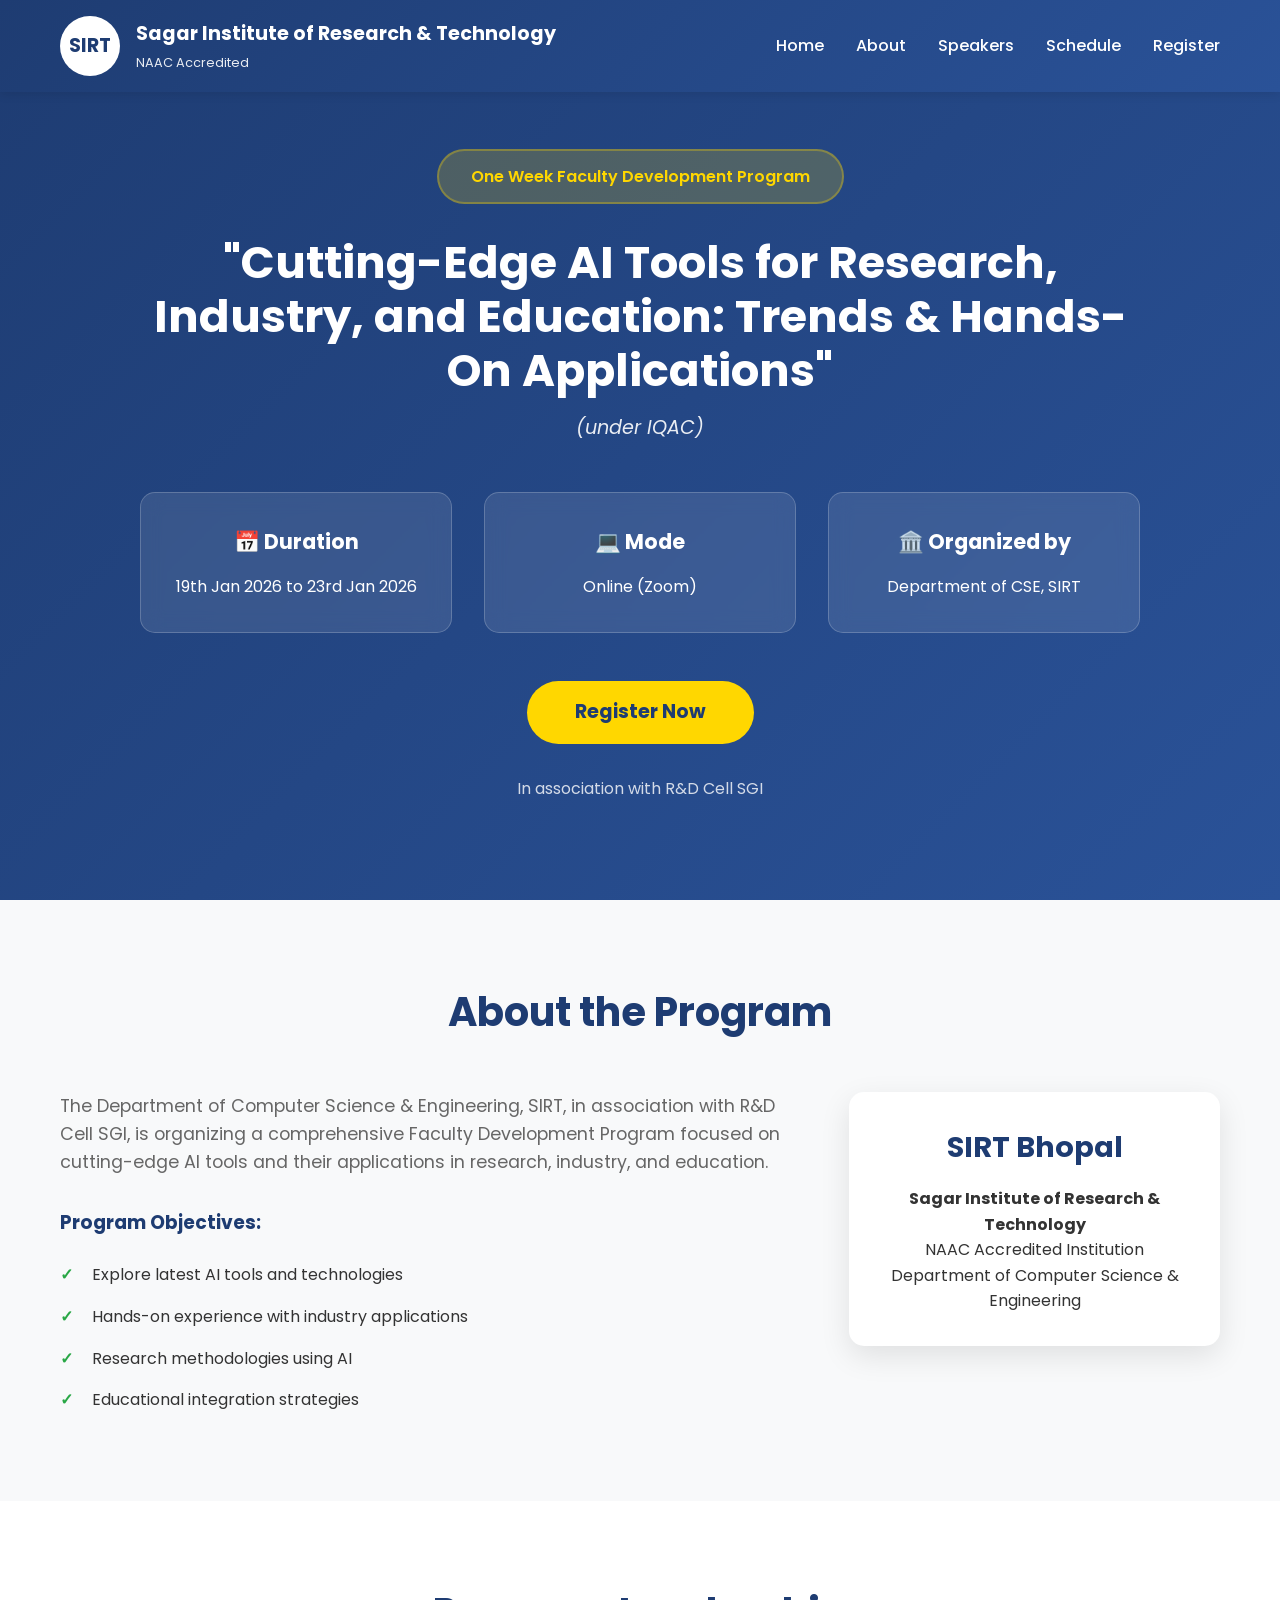
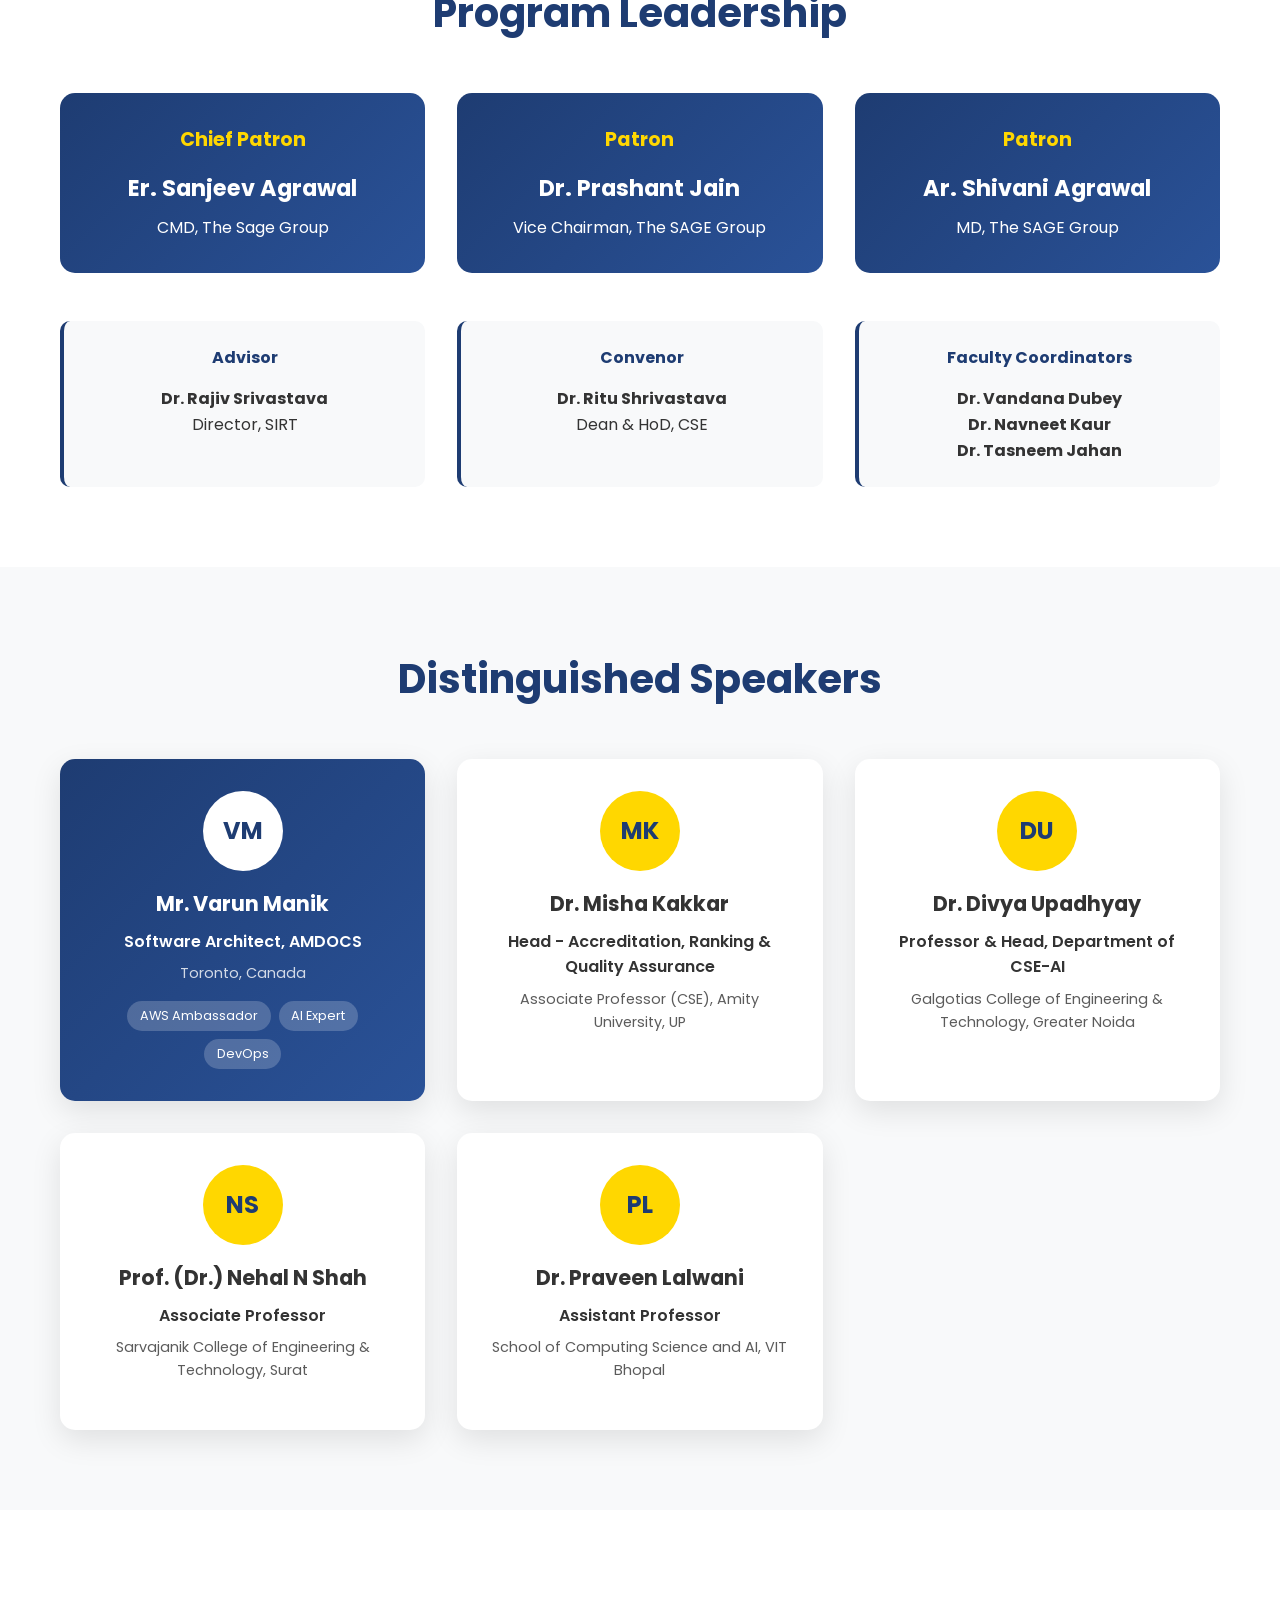
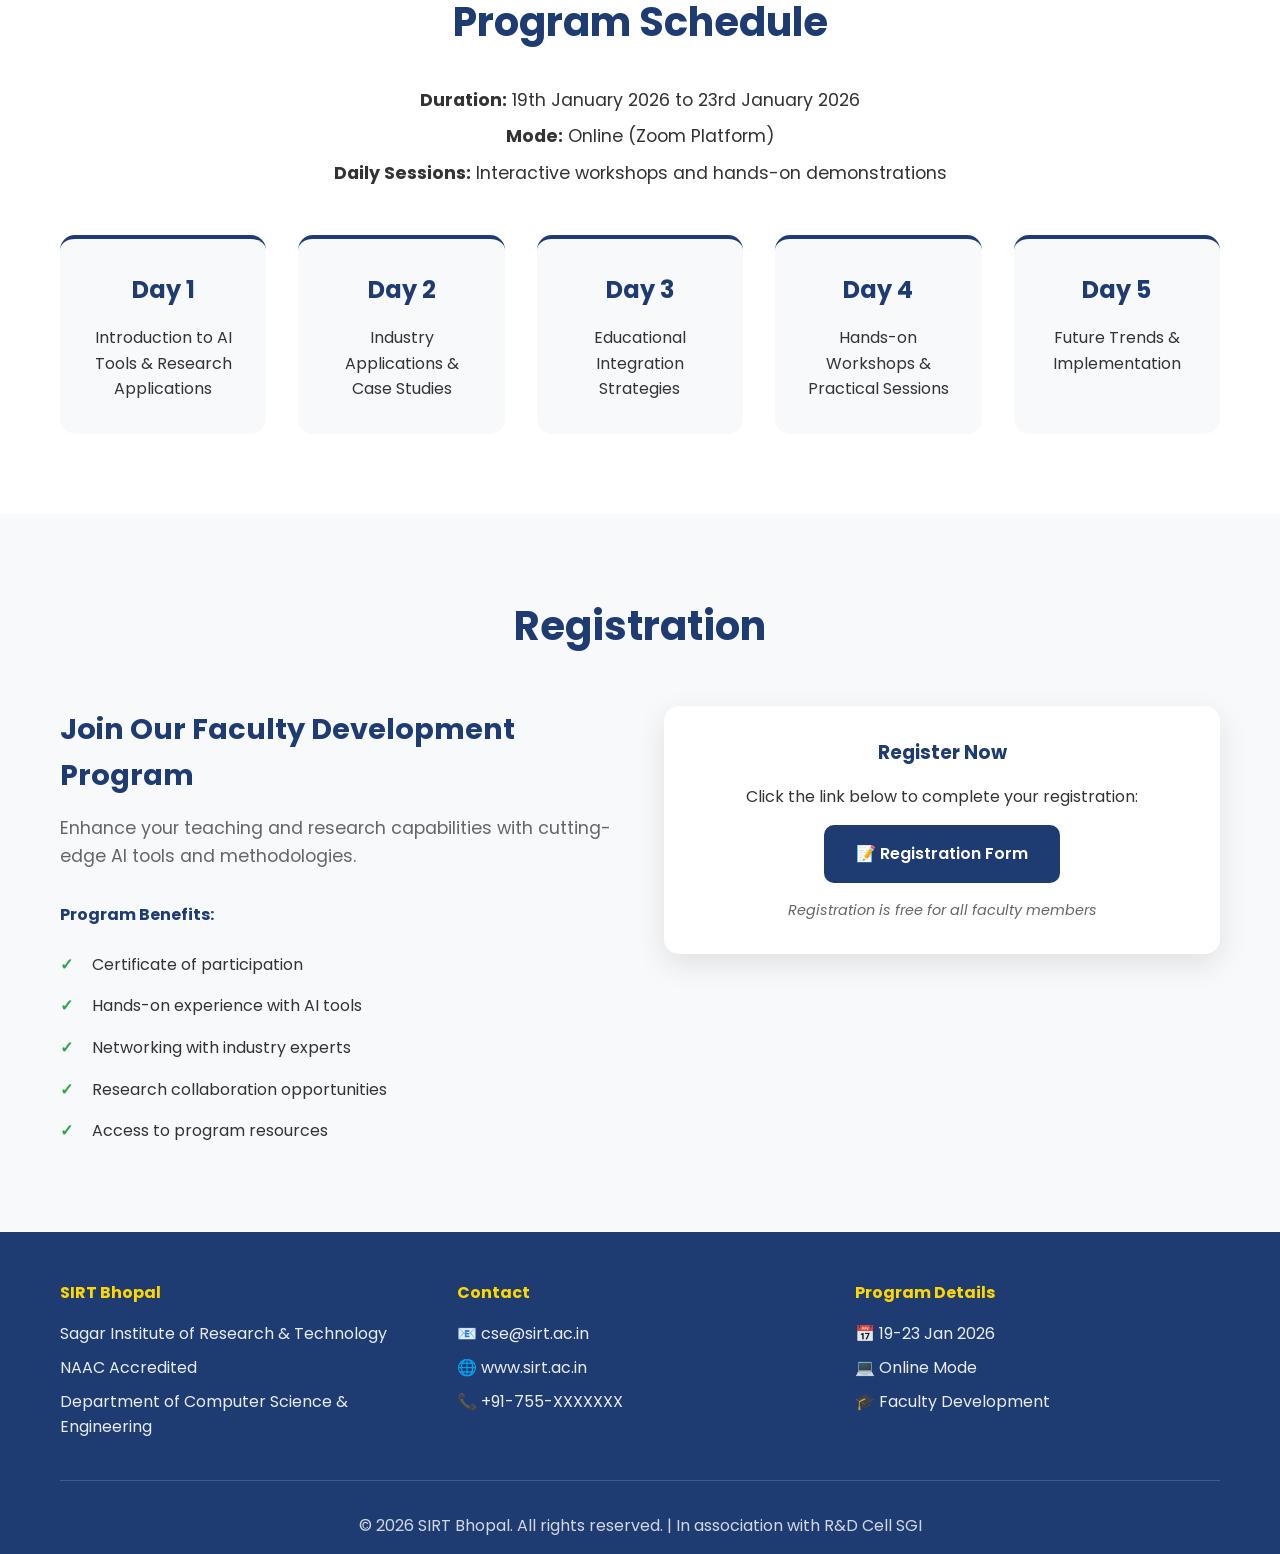
<file: event-website/index.html>
<!DOCTYPE html>
<html lang="en">
<head>
    <meta charset="UTF-8">
    <meta name="viewport" content="width=device-width, initial-scale=1.0">
    <title>Faculty Development Program - SIRT Bhopal</title>
    <link rel="stylesheet" href="styles.css">
    <link href="https://fonts.googleapis.com/css2?family=Poppins:wght@300;400;500;600;700&display=swap" rel="stylesheet">
</head>
<body>
    <!-- Header -->
    <header class="header">
        <nav class="navbar">
            <div class="nav-brand">
                <div class="university-logo">SIRT</div>
                <div class="nav-text">
                    <h3>Sagar Institute of Research & Technology</h3>
                    <p>NAAC Accredited</p>
                </div>
            </div>
            <ul class="nav-menu">
                <li><a href="#home">Home</a></li>
                <li><a href="#about">About</a></li>
                <li><a href="#speakers">Speakers</a></li>
                <li><a href="#schedule">Schedule</a></li>
                <li><a href="#register">Register</a></li>
            </ul>
        </nav>
    </header>

    <!-- Hero Section -->
    <section id="home" class="hero">
        <div class="hero-content">
            <div class="event-header">
                <div class="fdp-badge">One Week Faculty Development Program</div>
                <h1>"Cutting-Edge AI Tools for Research, Industry, and Education: Trends & Hands-On Applications"</h1>
                <p class="under-iqac">(under IQAC)</p>
            </div>
            
            <div class="event-info">
                <div class="info-card">
                    <h3>📅 Duration</h3>
                    <p>19th Jan 2026 to 23rd Jan 2026</p>
                </div>
                <div class="info-card">
                    <h3>💻 Mode</h3>
                    <p>Online (Zoom)</p>
                </div>
                <div class="info-card">
                    <h3>🏛️ Organized by</h3>
                    <p>Department of CSE, SIRT</p>
                </div>
            </div>
            
            <div class="cta-section">
                <a href="https://forms.gle/4eGEwbAZbeeESvGP7" target="_blank" class="register-btn">Register Now</a>
                <p class="association">In association with R&D Cell SGI</p>
            </div>
        </div>
    </section>

    <!-- About Section -->
    <section id="about" class="about">
        <div class="container">
            <h2>About the Program</h2>
            <div class="about-grid">
                <div class="about-content">
                    <p>The Department of Computer Science & Engineering, SIRT, in association with R&D Cell SGI, is organizing a comprehensive Faculty Development Program focused on cutting-edge AI tools and their applications in research, industry, and education.</p>
                    
                    <div class="objectives">
                        <h3>Program Objectives:</h3>
                        <ul>
                            <li>Explore latest AI tools and technologies</li>
                            <li>Hands-on experience with industry applications</li>
                            <li>Research methodologies using AI</li>
                            <li>Educational integration strategies</li>
                        </ul>
                    </div>
                </div>
                
                <div class="institution-card">
                    <h3>SIRT Bhopal</h3>
                    <p><strong>Sagar Institute of Research & Technology</strong></p>
                    <p>NAAC Accredited Institution</p>
                    <p>Department of Computer Science & Engineering</p>
                </div>
            </div>
        </div>
    </section>

    <!-- Leadership Section -->
    <section class="leadership">
        <div class="container">
            <h2>Program Leadership</h2>
            <div class="leadership-grid">
                <div class="leader-card patron">
                    <h3>Chief Patron</h3>
                    <h4>Er. Sanjeev Agrawal</h4>
                    <p>CMD, The Sage Group</p>
                </div>
                <div class="leader-card patron">
                    <h3>Patron</h3>
                    <h4>Dr. Prashant Jain</h4>
                    <p>Vice Chairman, The SAGE Group</p>
                </div>
                <div class="leader-card patron">
                    <h3>Patron</h3>
                    <h4>Ar. Shivani Agrawal</h4>
                    <p>MD, The SAGE Group</p>
                </div>
            </div>
            
            <div class="admin-grid">
                <div class="admin-card">
                    <h4>Advisor</h4>
                    <p><strong>Dr. Rajiv Srivastava</strong><br>Director, SIRT</p>
                </div>
                <div class="admin-card">
                    <h4>Convenor</h4>
                    <p><strong>Dr. Ritu Shrivastava</strong><br>Dean & HoD, CSE</p>
                </div>
                <div class="admin-card">
                    <h4>Faculty Coordinators</h4>
                    <p><strong>Dr. Vandana Dubey</strong><br><strong>Dr. Navneet Kaur</strong><br><strong>Dr. Tasneem Jahan</strong></p>
                </div>
            </div>
        </div>
    </section>

    <!-- Speakers Section -->
    <section id="speakers" class="speakers">
        <div class="container">
            <h2>Distinguished Speakers</h2>
            <div class="speakers-grid">
                <div class="speaker-card featured">
                    <div class="speaker-avatar">VM</div>
                    <h3>Mr. Varun Manik</h3>
                    <p class="designation">Software Architect, AMDOCS</p>
                    <p class="location">Toronto, Canada</p>
                    <div class="speaker-tags">
                        <span>AWS Ambassador</span>
                        <span>AI Expert</span>
                        <span>DevOps</span>
                    </div>
                </div>
                
                <div class="speaker-card">
                    <div class="speaker-avatar">MK</div>
                    <h3>Dr. Misha Kakkar</h3>
                    <p class="designation">Head - Accreditation, Ranking & Quality Assurance</p>
                    <p class="location">Associate Professor (CSE), Amity University, UP</p>
                </div>
                
                <div class="speaker-card">
                    <div class="speaker-avatar">DU</div>
                    <h3>Dr. Divya Upadhyay</h3>
                    <p class="designation">Professor & Head, Department of CSE-AI</p>
                    <p class="location">Galgotias College of Engineering & Technology, Greater Noida</p>
                </div>
                
                <div class="speaker-card">
                    <div class="speaker-avatar">NS</div>
                    <h3>Prof. (Dr.) Nehal N Shah</h3>
                    <p class="designation">Associate Professor</p>
                    <p class="location">Sarvajanik College of Engineering & Technology, Surat</p>
                </div>
                
                <div class="speaker-card">
                    <div class="speaker-avatar">PL</div>
                    <h3>Dr. Praveen Lalwani</h3>
                    <p class="designation">Assistant Professor</p>
                    <p class="location">School of Computing Science and AI, VIT Bhopal</p>
                </div>
            </div>
        </div>
    </section>

    <!-- Schedule Section -->
    <section id="schedule" class="schedule">
        <div class="container">
            <h2>Program Schedule</h2>
            <div class="schedule-info">
                <p><strong>Duration:</strong> 19th January 2026 to 23rd January 2026</p>
                <p><strong>Mode:</strong> Online (Zoom Platform)</p>
                <p><strong>Daily Sessions:</strong> Interactive workshops and hands-on demonstrations</p>
            </div>
            
            <div class="schedule-grid">
                <div class="day-card">
                    <h3>Day 1</h3>
                    <p>Introduction to AI Tools & Research Applications</p>
                </div>
                <div class="day-card">
                    <h3>Day 2</h3>
                    <p>Industry Applications & Case Studies</p>
                </div>
                <div class="day-card">
                    <h3>Day 3</h3>
                    <p>Educational Integration Strategies</p>
                </div>
                <div class="day-card">
                    <h3>Day 4</h3>
                    <p>Hands-on Workshops & Practical Sessions</p>
                </div>
                <div class="day-card">
                    <h3>Day 5</h3>
                    <p>Future Trends & Implementation</p>
                </div>
            </div>
        </div>
    </section>

    <!-- Registration Section -->
    <section id="register" class="registration">
        <div class="container">
            <h2>Registration</h2>
            <div class="registration-content">
                <div class="registration-info">
                    <h3>Join Our Faculty Development Program</h3>
                    <p>Enhance your teaching and research capabilities with cutting-edge AI tools and methodologies.</p>
                    
                    <div class="benefits">
                        <h4>Program Benefits:</h4>
                        <ul>
                            <li>Certificate of participation</li>
                            <li>Hands-on experience with AI tools</li>
                            <li>Networking with industry experts</li>
                            <li>Research collaboration opportunities</li>
                            <li>Access to program resources</li>
                        </ul>
                    </div>
                </div>
                
                <div class="registration-card">
                    <h3>Register Now</h3>
                    <p>Click the link below to complete your registration:</p>
                    <a href="https://forms.gle/4eGEwbAZbeeESvGP7" target="_blank" class="register-link">
                        📝 Registration Form
                    </a>
                    <p class="note">Registration is free for all faculty members</p>
                </div>
            </div>
        </div>
    </section>

    <!-- Footer -->
    <footer class="footer">
        <div class="container">
            <div class="footer-content">
                <div class="footer-section">
                    <h4>SIRT Bhopal</h4>
                    <p>Sagar Institute of Research & Technology</p>
                    <p>NAAC Accredited</p>
                    <p>Department of Computer Science & Engineering</p>
                </div>
                <div class="footer-section">
                    <h4>Contact</h4>
                    <p>📧 cse@sirt.ac.in</p>
                    <p>🌐 www.sirt.ac.in</p>
                    <p>📞 +91-755-XXXXXXX</p>
                </div>
                <div class="footer-section">
                    <h4>Program Details</h4>
                    <p>📅 19-23 Jan 2026</p>
                    <p>💻 Online Mode</p>
                    <p>🎓 Faculty Development</p>
                </div>
            </div>
            <div class="footer-bottom">
                <p>&copy; 2026 SIRT Bhopal. All rights reserved. | In association with R&D Cell SGI</p>
            </div>
        </div>
    </footer>
</body>
</html>
</file>
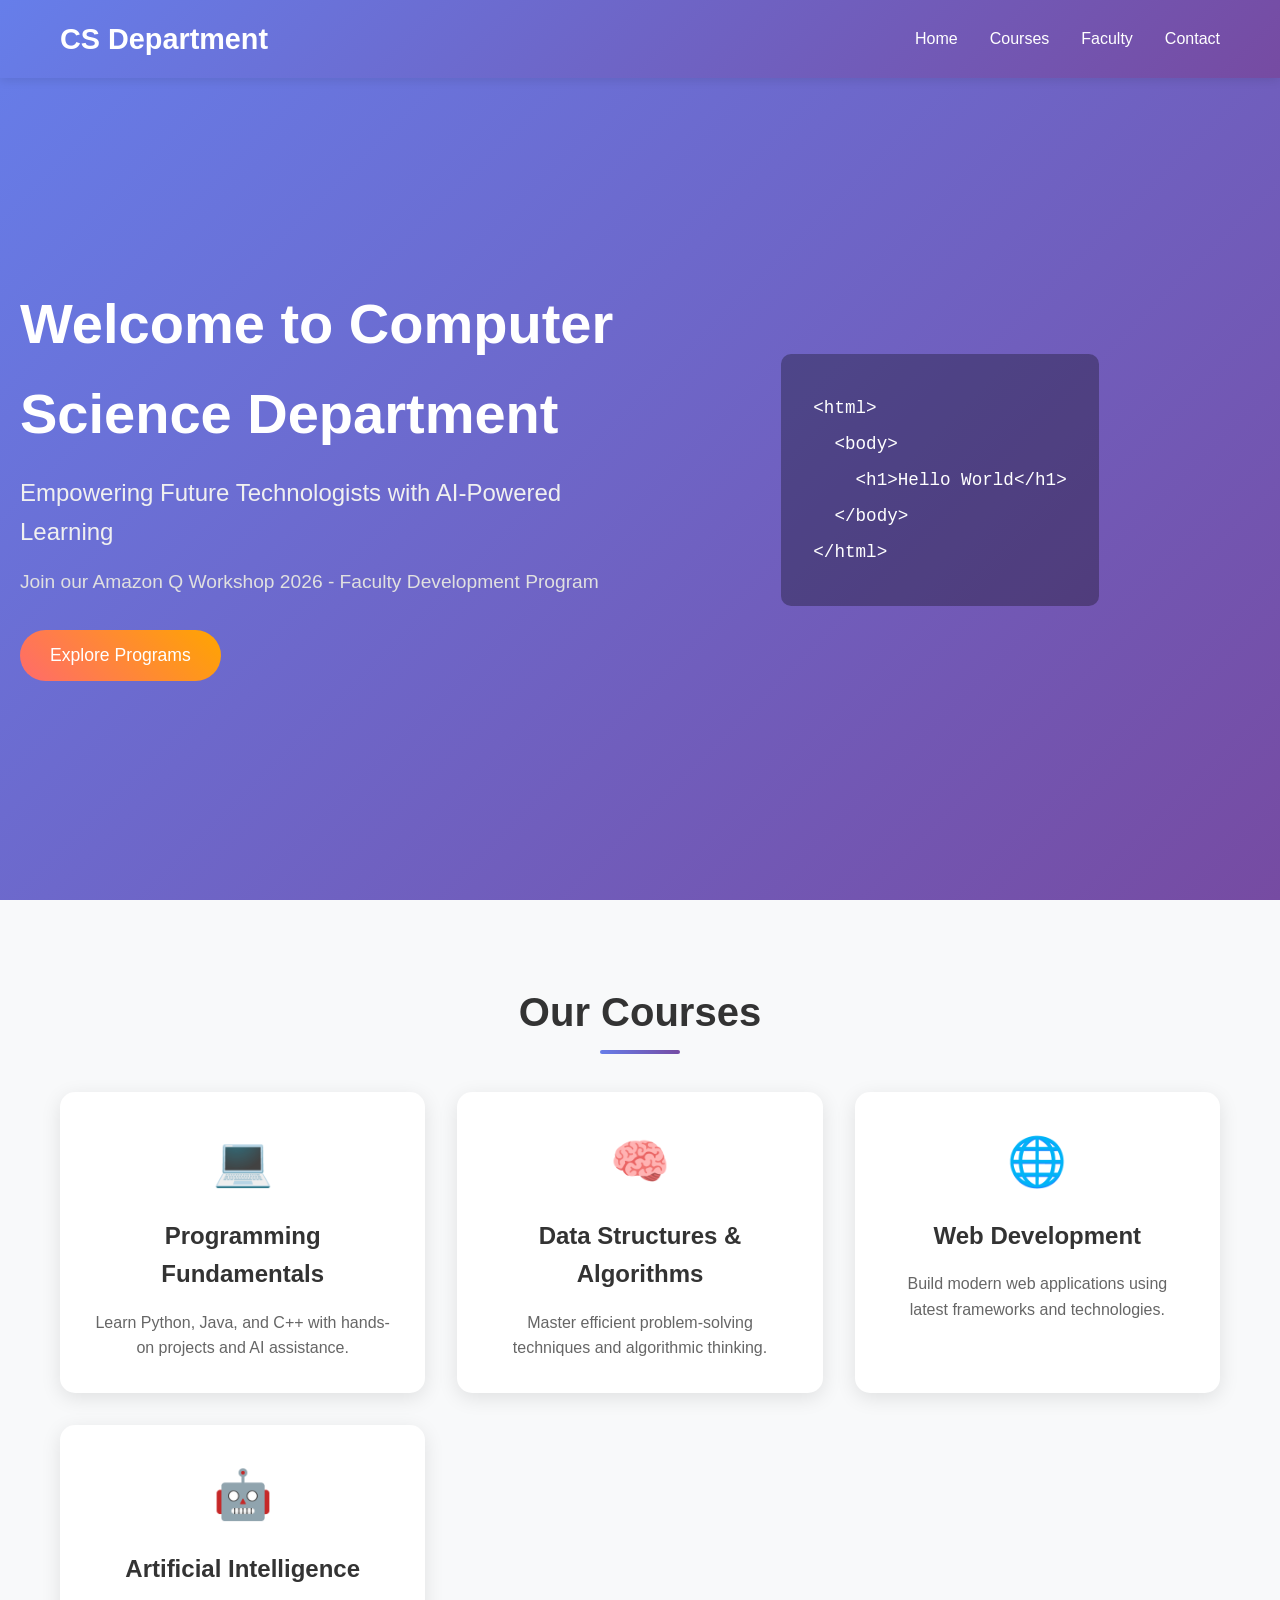
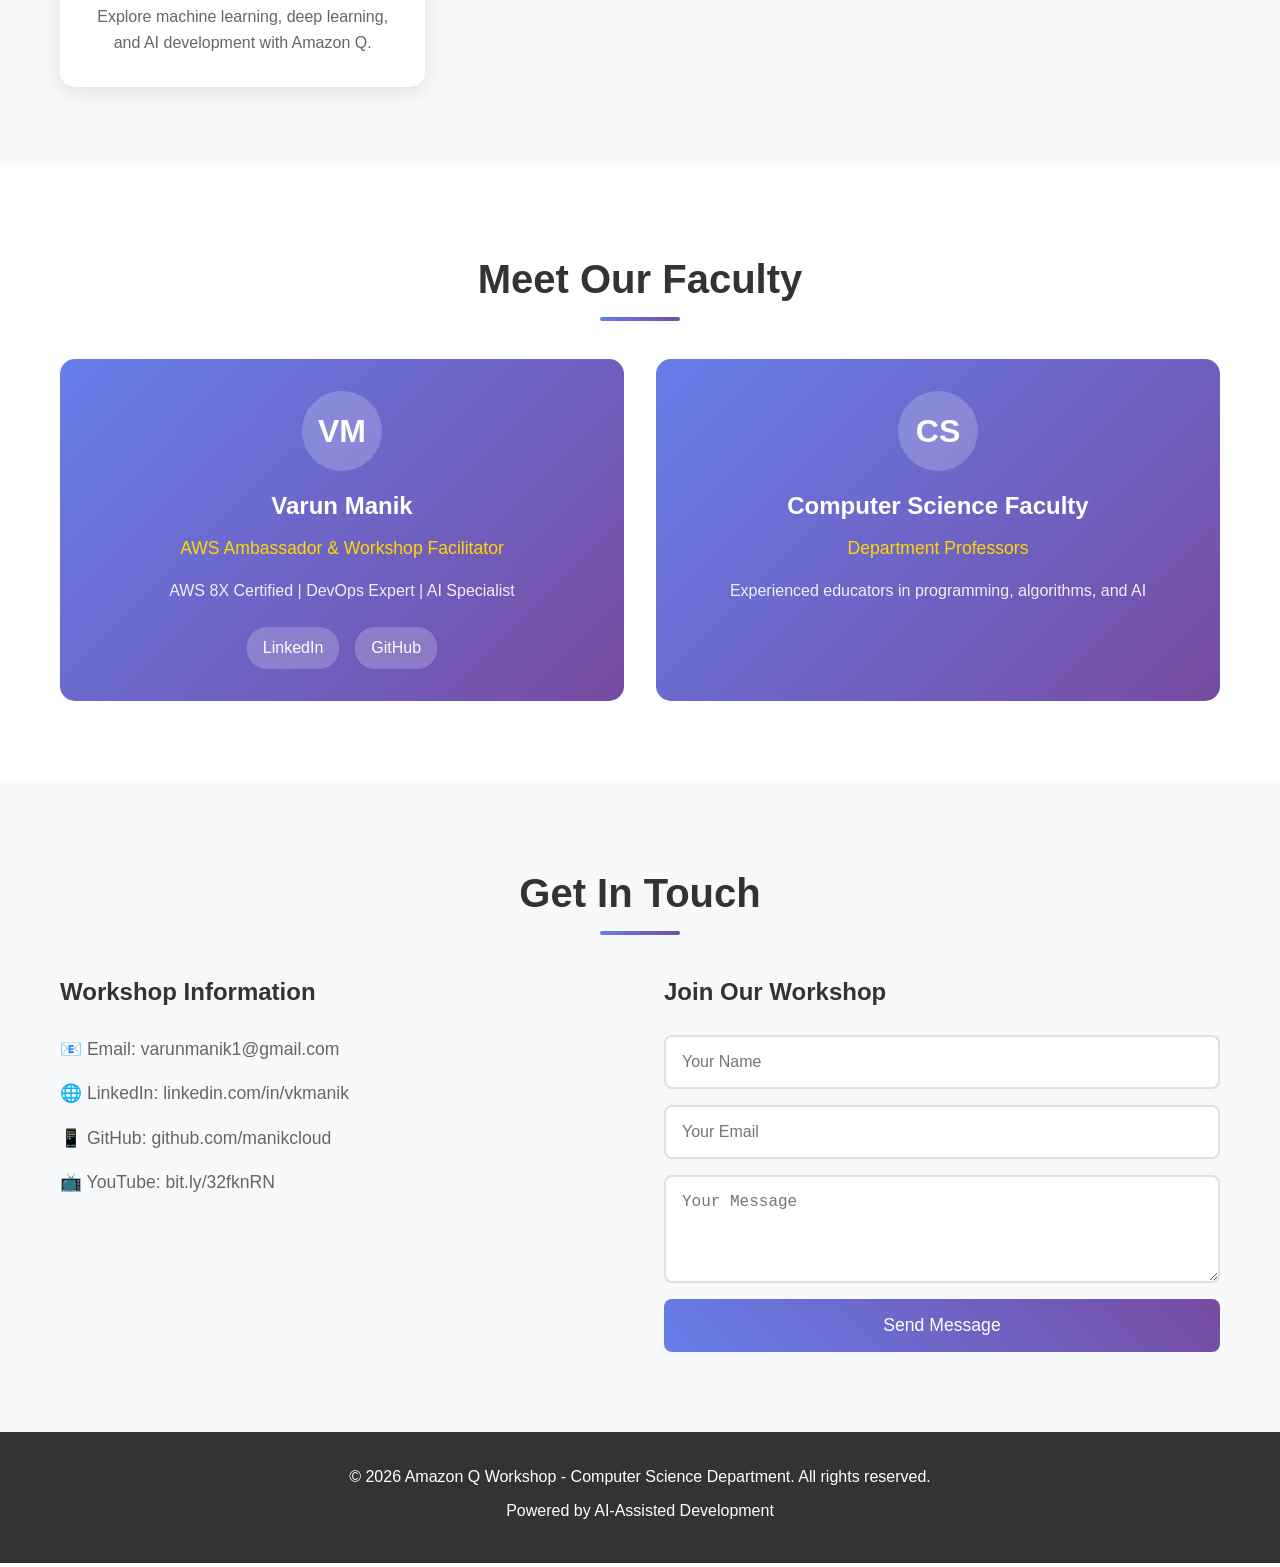
<file: 03-hands-on-demo/cs-department-website/index.html>
<!DOCTYPE html>
<html lang="en">
<head>
    <meta charset="UTF-8">
    <meta name="viewport" content="width=device-width, initial-scale=1.0">
    <title>Computer Science Department - Amazon Q Workshop 2026</title>
    <link rel="stylesheet" href="styles.css">
</head>
<body>
    <!-- Header -->
    <header class="header">
        <nav class="navbar">
            <div class="nav-brand">
                <h2>CS Department</h2>
            </div>
            <ul class="nav-menu">
                <li><a href="#home">Home</a></li>
                <li><a href="#courses">Courses</a></li>
                <li><a href="#faculty">Faculty</a></li>
                <li><a href="#contact">Contact</a></li>
            </ul>
        </nav>
    </header>

    <!-- Hero Section -->
    <section id="home" class="hero">
        <div class="hero-content">
            <h1 class="hero-title">Welcome to Computer Science Department</h1>
            <p class="hero-subtitle">Empowering Future Technologists with AI-Powered Learning</p>
            <p class="hero-description">Join our Amazon Q Workshop 2026 - Faculty Development Program</p>
            <button class="cta-button">Explore Programs</button>
        </div>
        <div class="hero-image">
            <div class="code-animation">
                <div class="code-line">&lt;html&gt;</div>
                <div class="code-line">&nbsp;&nbsp;&lt;body&gt;</div>
                <div class="code-line">&nbsp;&nbsp;&nbsp;&nbsp;&lt;h1&gt;Hello World&lt;/h1&gt;</div>
                <div class="code-line">&nbsp;&nbsp;&lt;/body&gt;</div>
                <div class="code-line">&lt;/html&gt;</div>
            </div>
        </div>
    </section>

    <!-- Courses Section -->
    <section id="courses" class="courses">
        <div class="container">
            <h2 class="section-title">Our Courses</h2>
            <div class="courses-grid">
                <div class="course-card">
                    <div class="course-icon">💻</div>
                    <h3>Programming Fundamentals</h3>
                    <p>Learn Python, Java, and C++ with hands-on projects and AI assistance.</p>
                </div>
                <div class="course-card">
                    <div class="course-icon">🧠</div>
                    <h3>Data Structures & Algorithms</h3>
                    <p>Master efficient problem-solving techniques and algorithmic thinking.</p>
                </div>
                <div class="course-card">
                    <div class="course-icon">🌐</div>
                    <h3>Web Development</h3>
                    <p>Build modern web applications using latest frameworks and technologies.</p>
                </div>
                <div class="course-card">
                    <div class="course-icon">🤖</div>
                    <h3>Artificial Intelligence</h3>
                    <p>Explore machine learning, deep learning, and AI development with Amazon Q.</p>
                </div>
            </div>
        </div>
    </section>

    <!-- Faculty Section -->
    <section id="faculty" class="faculty">
        <div class="container">
            <h2 class="section-title">Meet Our Faculty</h2>
            <div class="faculty-grid">
                <div class="faculty-card">
                    <div class="faculty-avatar">VM</div>
                    <h3>Varun Manik</h3>
                    <p class="faculty-title">AWS Ambassador & Workshop Facilitator</p>
                    <p class="faculty-description">AWS 8X Certified | DevOps Expert | AI Specialist</p>
                    <div class="faculty-links">
                        <a href="https://linkedin.com/in/vkmanik">LinkedIn</a>
                        <a href="https://github.com/manikcloud">GitHub</a>
                    </div>
                </div>
                <div class="faculty-card">
                    <div class="faculty-avatar">CS</div>
                    <h3>Computer Science Faculty</h3>
                    <p class="faculty-title">Department Professors</p>
                    <p class="faculty-description">Experienced educators in programming, algorithms, and AI</p>
                </div>
            </div>
        </div>
    </section>

    <!-- Contact Section -->
    <section id="contact" class="contact">
        <div class="container">
            <h2 class="section-title">Get In Touch</h2>
            <div class="contact-content">
                <div class="contact-info">
                    <h3>Workshop Information</h3>
                    <p>📧 Email: varunmanik1@gmail.com</p>
                    <p>🌐 LinkedIn: linkedin.com/in/vkmanik</p>
                    <p>📱 GitHub: github.com/manikcloud</p>
                    <p>📺 YouTube: bit.ly/32fknRN</p>
                </div>
                <div class="contact-form">
                    <h3>Join Our Workshop</h3>
                    <form>
                        <input type="text" placeholder="Your Name" required>
                        <input type="email" placeholder="Your Email" required>
                        <textarea placeholder="Your Message" rows="4" required></textarea>
                        <button type="submit">Send Message</button>
                    </form>
                </div>
            </div>
        </div>
    </section>

    <!-- Footer -->
    <footer class="footer">
        <div class="container">
            <p>&copy; 2026 Amazon Q Workshop - Computer Science Department. All rights reserved.</p>
            <p>Powered by AI-Assisted Development</p>
        </div>
    </footer>
</body>
</html>
</file>
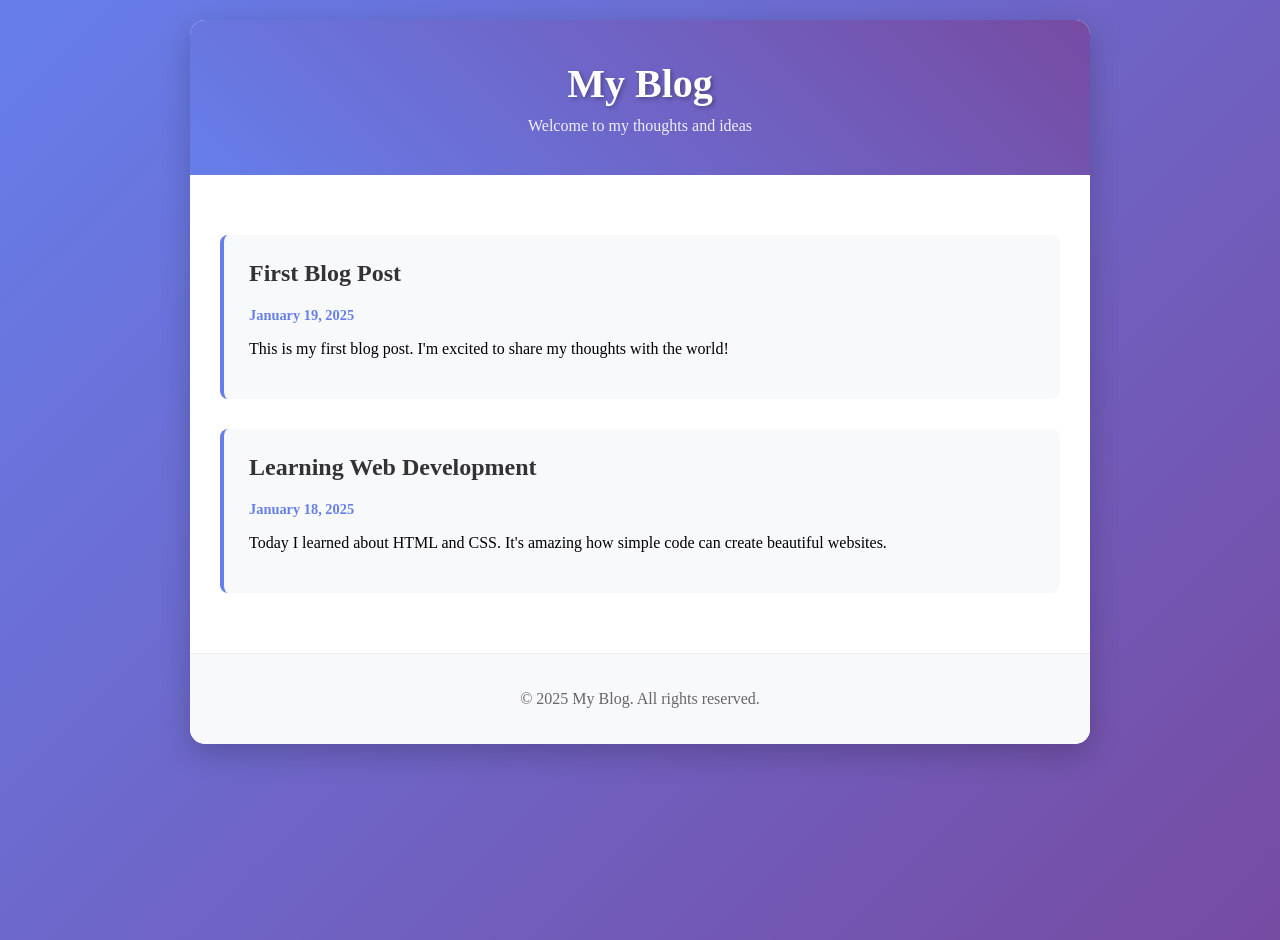
<file: 05-practical-exercise/blogger-website.html>
<!DOCTYPE html>
<html lang="en">
<head>
    <meta charset="UTF-8">
    <meta name="viewport" content="width=device-width, initial-scale=1.0">
    <title>My Blog</title>
    <style>
        body { 
            font-family: 'Georgia', serif; 
            max-width: 900px; 
            margin: 0 auto; 
            padding: 20px; 
            background: linear-gradient(135deg, #667eea 0%, #764ba2 100%);
            min-height: 100vh;
        }
        .container {
            background: white;
            border-radius: 15px;
            box-shadow: 0 10px 30px rgba(0,0,0,0.2);
            overflow: hidden;
        }
        header { 
            text-align: center; 
            background: linear-gradient(45deg, #667eea, #764ba2);
            color: white;
            padding: 40px 20px;
        }
        header h1 { margin: 0; font-size: 2.5em; text-shadow: 2px 2px 4px rgba(0,0,0,0.3); }
        header p { margin: 10px 0 0 0; opacity: 0.9; }
        main { padding: 30px; }
        article { 
            margin: 30px 0; 
            padding: 25px; 
            border-left: 4px solid #667eea;
            background: #f8f9fa;
            border-radius: 8px;
            transition: transform 0.3s ease;
        }
        article:hover { transform: translateY(-5px); box-shadow: 0 5px 15px rgba(0,0,0,0.1); }
        article h2 { color: #333; margin-top: 0; }
        .date { color: #667eea; font-weight: bold; font-size: 0.9em; }
        footer { 
            text-align: center; 
            padding: 20px; 
            background: #f8f9fa; 
            color: #666; 
            border-top: 1px solid #eee;
        }
    </style>
</head>
<body>
    <div class="container">
        <header>
            <h1>My Blog</h1>
            <p>Welcome to my thoughts and ideas</p>
        </header>

        <main>
            <article>
                <h2>First Blog Post</h2>
                <p class="date">January 19, 2025</p>
                <p>This is my first blog post. I'm excited to share my thoughts with the world!</p>
            </article>

            <article>
                <h2>Learning Web Development</h2>
                <p class="date">January 18, 2025</p>
                <p>Today I learned about HTML and CSS. It's amazing how simple code can create beautiful websites.</p>
            </article>
        </main>

        <footer>
            <p>&copy; 2025 My Blog. All rights reserved.</p>
        </footer>
    </div>
</body>
</html>
</file>
<file: event-website/styles.css>
/* Reset and Base Styles */
* {
    margin: 0;
    padding: 0;
    box-sizing: border-box;
}

body {
    font-family: 'Poppins', sans-serif;
    line-height: 1.6;
    color: #333;
}

.container {
    max-width: 1200px;
    margin: 0 auto;
    padding: 0 20px;
}

/* Header */
.header {
    background: linear-gradient(135deg, #1e3c72 0%, #2a5298 100%);
    padding: 1rem 0;
    position: fixed;
    width: 100%;
    top: 0;
    z-index: 1000;
    box-shadow: 0 2px 10px rgba(0,0,0,0.1);
}

.navbar {
    display: flex;
    justify-content: space-between;
    align-items: center;
    max-width: 1200px;
    margin: 0 auto;
    padding: 0 20px;
}

.nav-brand {
    display: flex;
    align-items: center;
    gap: 1rem;
    color: white;
}

.university-logo {
    width: 60px;
    height: 60px;
    background: #fff;
    color: #1e3c72;
    border-radius: 50%;
    display: flex;
    align-items: center;
    justify-content: center;
    font-weight: bold;
    font-size: 1.2rem;
}

.nav-text h3 {
    font-size: 1.2rem;
    margin-bottom: 0.2rem;
}

.nav-text p {
    font-size: 0.8rem;
    opacity: 0.9;
}

.nav-menu {
    display: flex;
    list-style: none;
    gap: 2rem;
}

.nav-menu a {
    color: white;
    text-decoration: none;
    font-weight: 500;
    transition: color 0.3s ease;
}

.nav-menu a:hover {
    color: #ffd700;
}

/* Hero Section */
.hero {
    background: linear-gradient(135deg, #1e3c72 0%, #2a5298 100%);
    min-height: 100vh;
    display: flex;
    align-items: center;
    padding: 100px 20px 50px;
    color: white;
    text-align: center;
}

.hero-content {
    width: 100%;
    max-width: 1000px;
    margin: 0 auto;
}

.fdp-badge {
    background: rgba(255, 215, 0, 0.2);
    color: #ffd700;
    padding: 0.8rem 2rem;
    border-radius: 30px;
    font-weight: 600;
    display: inline-block;
    margin-bottom: 2rem;
    border: 2px solid rgba(255, 215, 0, 0.3);
}

.hero h1 {
    font-size: 2.8rem;
    font-weight: 700;
    margin-bottom: 1rem;
    line-height: 1.2;
}

.under-iqac {
    font-size: 1.2rem;
    margin-bottom: 3rem;
    opacity: 0.9;
    font-style: italic;
}

.event-info {
    display: grid;
    grid-template-columns: repeat(auto-fit, minmax(250px, 1fr));
    gap: 2rem;
    margin-bottom: 3rem;
}

.info-card {
    background: rgba(255, 255, 255, 0.1);
    padding: 2rem;
    border-radius: 15px;
    backdrop-filter: blur(10px);
    border: 1px solid rgba(255, 255, 255, 0.2);
}

.info-card h3 {
    font-size: 1.3rem;
    margin-bottom: 1rem;
}

.cta-section {
    margin-top: 3rem;
}

.register-btn {
    background: #ffd700;
    color: #1e3c72;
    padding: 1rem 3rem;
    border-radius: 50px;
    text-decoration: none;
    font-weight: 700;
    font-size: 1.2rem;
    transition: all 0.3s ease;
    display: inline-block;
    margin-bottom: 1rem;
}

.register-btn:hover {
    background: #ffed4e;
    transform: translateY(-3px);
    box-shadow: 0 10px 25px rgba(255, 215, 0, 0.3);
}

.association {
    font-size: 1rem;
    opacity: 0.8;
    margin-top: 1rem;
}

/* About Section */
.about {
    padding: 80px 0;
    background: #f8f9fa;
}

.about h2 {
    text-align: center;
    font-size: 2.5rem;
    margin-bottom: 3rem;
    color: #1e3c72;
}

.about-grid {
    display: grid;
    grid-template-columns: 2fr 1fr;
    gap: 3rem;
    align-items: start;
}

.about-content p {
    font-size: 1.1rem;
    margin-bottom: 2rem;
    color: #666;
}

.objectives h3 {
    color: #1e3c72;
    margin-bottom: 1rem;
}

.objectives ul {
    list-style: none;
    padding-left: 0;
}

.objectives li {
    padding: 0.5rem 0;
    padding-left: 2rem;
    position: relative;
}

.objectives li::before {
    content: "✓";
    position: absolute;
    left: 0;
    color: #28a745;
    font-weight: bold;
}

.institution-card {
    background: white;
    padding: 2rem;
    border-radius: 15px;
    box-shadow: 0 10px 30px rgba(0,0,0,0.1);
    text-align: center;
}

.institution-card h3 {
    color: #1e3c72;
    font-size: 1.8rem;
    margin-bottom: 1rem;
}

/* Leadership Section */
.leadership {
    padding: 80px 0;
    background: white;
}

.leadership h2 {
    text-align: center;
    font-size: 2.5rem;
    margin-bottom: 3rem;
    color: #1e3c72;
}

.leadership-grid {
    display: grid;
    grid-template-columns: repeat(auto-fit, minmax(300px, 1fr));
    gap: 2rem;
    margin-bottom: 3rem;
}

.leader-card {
    background: linear-gradient(135deg, #1e3c72 0%, #2a5298 100%);
    color: white;
    padding: 2rem;
    border-radius: 15px;
    text-align: center;
}

.leader-card h3 {
    font-size: 1.2rem;
    margin-bottom: 1rem;
    color: #ffd700;
}

.leader-card h4 {
    font-size: 1.4rem;
    margin-bottom: 0.5rem;
}

.admin-grid {
    display: grid;
    grid-template-columns: repeat(auto-fit, minmax(250px, 1fr));
    gap: 2rem;
}

.admin-card {
    background: #f8f9fa;
    padding: 1.5rem;
    border-radius: 10px;
    text-align: center;
    border-left: 4px solid #1e3c72;
}

.admin-card h4 {
    color: #1e3c72;
    margin-bottom: 1rem;
}

/* Speakers Section */
.speakers {
    padding: 80px 0;
    background: #f8f9fa;
}

.speakers h2 {
    text-align: center;
    font-size: 2.5rem;
    margin-bottom: 3rem;
    color: #1e3c72;
}

.speakers-grid {
    display: grid;
    grid-template-columns: repeat(auto-fit, minmax(300px, 1fr));
    gap: 2rem;
}

.speaker-card {
    background: white;
    padding: 2rem;
    border-radius: 15px;
    text-align: center;
    box-shadow: 0 10px 30px rgba(0,0,0,0.1);
    transition: transform 0.3s ease;
}

.speaker-card:hover {
    transform: translateY(-10px);
}

.speaker-card.featured {
    background: linear-gradient(135deg, #1e3c72 0%, #2a5298 100%);
    color: white;
}

.speaker-avatar {
    width: 80px;
    height: 80px;
    background: #ffd700;
    color: #1e3c72;
    border-radius: 50%;
    display: flex;
    align-items: center;
    justify-content: center;
    font-size: 1.5rem;
    font-weight: bold;
    margin: 0 auto 1rem;
}

.speaker-card.featured .speaker-avatar {
    background: white;
}

.speaker-card h3 {
    font-size: 1.3rem;
    margin-bottom: 0.5rem;
}

.designation {
    font-weight: 600;
    margin-bottom: 0.5rem;
}

.location {
    font-size: 0.9rem;
    opacity: 0.8;
    margin-bottom: 1rem;
}

.speaker-tags {
    display: flex;
    gap: 0.5rem;
    justify-content: center;
    flex-wrap: wrap;
}

.speaker-tags span {
    background: rgba(255, 215, 0, 0.2);
    color: #ffd700;
    padding: 0.3rem 0.8rem;
    border-radius: 15px;
    font-size: 0.8rem;
}

.speaker-card.featured .speaker-tags span {
    background: rgba(255, 255, 255, 0.2);
    color: white;
}

/* Schedule Section */
.schedule {
    padding: 80px 0;
    background: white;
}

.schedule h2 {
    text-align: center;
    font-size: 2.5rem;
    margin-bottom: 2rem;
    color: #1e3c72;
}

.schedule-info {
    text-align: center;
    margin-bottom: 3rem;
    font-size: 1.1rem;
}

.schedule-info p {
    margin-bottom: 0.5rem;
}

.schedule-grid {
    display: grid;
    grid-template-columns: repeat(auto-fit, minmax(200px, 1fr));
    gap: 2rem;
}

.day-card {
    background: #f8f9fa;
    padding: 2rem;
    border-radius: 15px;
    text-align: center;
    border-top: 4px solid #1e3c72;
    transition: transform 0.3s ease;
}

.day-card:hover {
    transform: translateY(-5px);
}

.day-card h3 {
    color: #1e3c72;
    font-size: 1.5rem;
    margin-bottom: 1rem;
}

/* Registration Section */
.registration {
    padding: 80px 0;
    background: #f8f9fa;
}

.registration h2 {
    text-align: center;
    font-size: 2.5rem;
    margin-bottom: 3rem;
    color: #1e3c72;
}

.registration-content {
    display: grid;
    grid-template-columns: 1fr 1fr;
    gap: 3rem;
    align-items: start;
}

.registration-info h3 {
    color: #1e3c72;
    font-size: 1.8rem;
    margin-bottom: 1rem;
}

.registration-info p {
    font-size: 1.1rem;
    margin-bottom: 2rem;
    color: #666;
}

.benefits h4 {
    color: #1e3c72;
    margin-bottom: 1rem;
}

.benefits ul {
    list-style: none;
    padding-left: 0;
}

.benefits li {
    padding: 0.5rem 0;
    padding-left: 2rem;
    position: relative;
}

.benefits li::before {
    content: "✓";
    position: absolute;
    left: 0;
    color: #28a745;
    font-weight: bold;
}

.registration-card {
    background: white;
    padding: 2rem;
    border-radius: 15px;
    text-align: center;
    box-shadow: 0 10px 30px rgba(0,0,0,0.1);
}

.registration-card h3 {
    color: #1e3c72;
    margin-bottom: 1rem;
}

.register-link {
    background: #1e3c72;
    color: white;
    padding: 1rem 2rem;
    border-radius: 10px;
    text-decoration: none;
    font-weight: 600;
    display: inline-block;
    margin: 1rem 0;
    transition: all 0.3s ease;
}

.register-link:hover {
    background: #2a5298;
    transform: translateY(-2px);
}

.note {
    font-size: 0.9rem;
    color: #666;
    font-style: italic;
}

/* Footer */
.footer {
    background: #1e3c72;
    color: white;
    padding: 3rem 0 1rem;
}

.footer-content {
    display: grid;
    grid-template-columns: repeat(auto-fit, minmax(250px, 1fr));
    gap: 2rem;
    margin-bottom: 2rem;
}

.footer-section h4 {
    color: #ffd700;
    margin-bottom: 1rem;
}

.footer-section p {
    margin-bottom: 0.5rem;
    opacity: 0.9;
}

.footer-bottom {
    text-align: center;
    padding-top: 2rem;
    border-top: 1px solid rgba(255, 255, 255, 0.2);
    opacity: 0.8;
}

/* Responsive Design */
@media (max-width: 768px) {
    .hero h1 {
        font-size: 2rem;
    }
    
    .about-grid,
    .registration-content {
        grid-template-columns: 1fr;
    }
    
    .nav-menu {
        display: none;
    }
    
    .event-info {
        grid-template-columns: 1fr;
    }
    
    .leadership-grid,
    .speakers-grid {
        grid-template-columns: 1fr;
    }
}
</file>
<file: 03-hands-on-demo/cs-department-website/styles.css>
/* Reset and Base Styles */
* {
    margin: 0;
    padding: 0;
    box-sizing: border-box;
}

body {
    font-family: 'Segoe UI', Tahoma, Geneva, Verdana, sans-serif;
    line-height: 1.6;
    color: #333;
    overflow-x: hidden;
}

.container {
    max-width: 1200px;
    margin: 0 auto;
    padding: 0 20px;
}

/* Header Styles */
.header {
    background: linear-gradient(135deg, #667eea 0%, #764ba2 100%);
    padding: 1rem 0;
    position: fixed;
    width: 100%;
    top: 0;
    z-index: 1000;
    box-shadow: 0 2px 10px rgba(0,0,0,0.1);
}

.navbar {
    display: flex;
    justify-content: space-between;
    align-items: center;
    max-width: 1200px;
    margin: 0 auto;
    padding: 0 20px;
}

.nav-brand h2 {
    color: white;
    font-size: 1.8rem;
    font-weight: bold;
}

.nav-menu {
    display: flex;
    list-style: none;
    gap: 2rem;
}

.nav-menu a {
    color: white;
    text-decoration: none;
    font-weight: 500;
    transition: color 0.3s ease;
}

.nav-menu a:hover {
    color: #ffd700;
}

/* Hero Section */
.hero {
    background: linear-gradient(135deg, #667eea 0%, #764ba2 100%);
    min-height: 100vh;
    display: flex;
    align-items: center;
    padding: 80px 20px 20px;
    color: white;
}

.hero-content {
    flex: 1;
    max-width: 600px;
}

.hero-title {
    font-size: 3.5rem;
    font-weight: bold;
    margin-bottom: 1rem;
    animation: fadeInUp 1s ease;
}

.hero-subtitle {
    font-size: 1.5rem;
    margin-bottom: 1rem;
    color: #f0f0f0;
    animation: fadeInUp 1s ease 0.2s both;
}

.hero-description {
    font-size: 1.2rem;
    margin-bottom: 2rem;
    color: #e0e0e0;
    animation: fadeInUp 1s ease 0.4s both;
}

.cta-button {
    background: linear-gradient(45deg, #ff6b6b, #ffa500);
    color: white;
    border: none;
    padding: 15px 30px;
    font-size: 1.1rem;
    border-radius: 50px;
    cursor: pointer;
    transition: transform 0.3s ease, box-shadow 0.3s ease;
    animation: fadeInUp 1s ease 0.6s both;
}

.cta-button:hover {
    transform: translateY(-3px);
    box-shadow: 0 10px 25px rgba(255, 107, 107, 0.3);
}

.hero-image {
    flex: 1;
    display: flex;
    justify-content: center;
    align-items: center;
}

.code-animation {
    background: rgba(0, 0, 0, 0.3);
    padding: 2rem;
    border-radius: 10px;
    font-family: 'Courier New', monospace;
    font-size: 1.1rem;
    animation: slideInRight 1s ease;
}

.code-line {
    margin: 0.5rem 0;
    opacity: 0;
    animation: typewriter 0.5s ease forwards;
}

.code-line:nth-child(1) { animation-delay: 1s; }
.code-line:nth-child(2) { animation-delay: 1.2s; }
.code-line:nth-child(3) { animation-delay: 1.4s; }
.code-line:nth-child(4) { animation-delay: 1.6s; }
.code-line:nth-child(5) { animation-delay: 1.8s; }

/* Courses Section */
.courses {
    padding: 80px 0;
    background: #f8f9fa;
}

.section-title {
    text-align: center;
    font-size: 2.5rem;
    margin-bottom: 3rem;
    color: #333;
    position: relative;
}

.section-title::after {
    content: '';
    position: absolute;
    bottom: -10px;
    left: 50%;
    transform: translateX(-50%);
    width: 80px;
    height: 4px;
    background: linear-gradient(45deg, #667eea, #764ba2);
    border-radius: 2px;
}

.courses-grid {
    display: grid;
    grid-template-columns: repeat(auto-fit, minmax(280px, 1fr));
    gap: 2rem;
}

.course-card {
    background: white;
    padding: 2rem;
    border-radius: 15px;
    text-align: center;
    box-shadow: 0 5px 20px rgba(0,0,0,0.1);
    transition: transform 0.3s ease, box-shadow 0.3s ease;
}

.course-card:hover {
    transform: translateY(-10px);
    box-shadow: 0 15px 40px rgba(0,0,0,0.15);
}

.course-icon {
    font-size: 3rem;
    margin-bottom: 1rem;
}

.course-card h3 {
    font-size: 1.5rem;
    margin-bottom: 1rem;
    color: #333;
}

.course-card p {
    color: #666;
    line-height: 1.6;
}

/* Faculty Section */
.faculty {
    padding: 80px 0;
    background: white;
}

.faculty-grid {
    display: grid;
    grid-template-columns: repeat(auto-fit, minmax(300px, 1fr));
    gap: 2rem;
}

.faculty-card {
    background: linear-gradient(135deg, #667eea 0%, #764ba2 100%);
    color: white;
    padding: 2rem;
    border-radius: 15px;
    text-align: center;
    transition: transform 0.3s ease;
}

.faculty-card:hover {
    transform: scale(1.05);
}

.faculty-avatar {
    width: 80px;
    height: 80px;
    background: rgba(255,255,255,0.2);
    border-radius: 50%;
    display: flex;
    align-items: center;
    justify-content: center;
    font-size: 2rem;
    font-weight: bold;
    margin: 0 auto 1rem;
}

.faculty-card h3 {
    font-size: 1.5rem;
    margin-bottom: 0.5rem;
}

.faculty-title {
    font-size: 1.1rem;
    margin-bottom: 1rem;
    color: #ffd700;
}

.faculty-description {
    margin-bottom: 1.5rem;
    opacity: 0.9;
}

.faculty-links {
    display: flex;
    justify-content: center;
    gap: 1rem;
}

.faculty-links a {
    color: white;
    text-decoration: none;
    padding: 0.5rem 1rem;
    background: rgba(255,255,255,0.2);
    border-radius: 20px;
    transition: background 0.3s ease;
}

.faculty-links a:hover {
    background: rgba(255,255,255,0.3);
}

/* Contact Section */
.contact {
    padding: 80px 0;
    background: #f8f9fa;
}

.contact-content {
    display: grid;
    grid-template-columns: 1fr 1fr;
    gap: 3rem;
    align-items: start;
}

.contact-info h3,
.contact-form h3 {
    font-size: 1.5rem;
    margin-bottom: 1.5rem;
    color: #333;
}

.contact-info p {
    margin-bottom: 1rem;
    font-size: 1.1rem;
    color: #666;
}

.contact-form form {
    display: flex;
    flex-direction: column;
    gap: 1rem;
}

.contact-form input,
.contact-form textarea {
    padding: 1rem;
    border: 2px solid #e0e0e0;
    border-radius: 8px;
    font-size: 1rem;
    transition: border-color 0.3s ease;
}

.contact-form input:focus,
.contact-form textarea:focus {
    outline: none;
    border-color: #667eea;
}

.contact-form button {
    background: linear-gradient(45deg, #667eea, #764ba2);
    color: white;
    border: none;
    padding: 1rem;
    font-size: 1.1rem;
    border-radius: 8px;
    cursor: pointer;
    transition: transform 0.3s ease;
}

.contact-form button:hover {
    transform: translateY(-2px);
}

/* Footer */
.footer {
    background: #333;
    color: white;
    text-align: center;
    padding: 2rem 0;
}

.footer p {
    margin-bottom: 0.5rem;
}

/* Animations */
@keyframes fadeInUp {
    from {
        opacity: 0;
        transform: translateY(30px);
    }
    to {
        opacity: 1;
        transform: translateY(0);
    }
}

@keyframes slideInRight {
    from {
        opacity: 0;
        transform: translateX(50px);
    }
    to {
        opacity: 1;
        transform: translateX(0);
    }
}

@keyframes typewriter {
    to {
        opacity: 1;
    }
}

/* Responsive Design */
@media (max-width: 768px) {
    .hero {
        flex-direction: column;
        text-align: center;
    }
    
    .hero-title {
        font-size: 2.5rem;
    }
    
    .contact-content {
        grid-template-columns: 1fr;
    }
    
    .nav-menu {
        display: none;
    }
}
</file>
